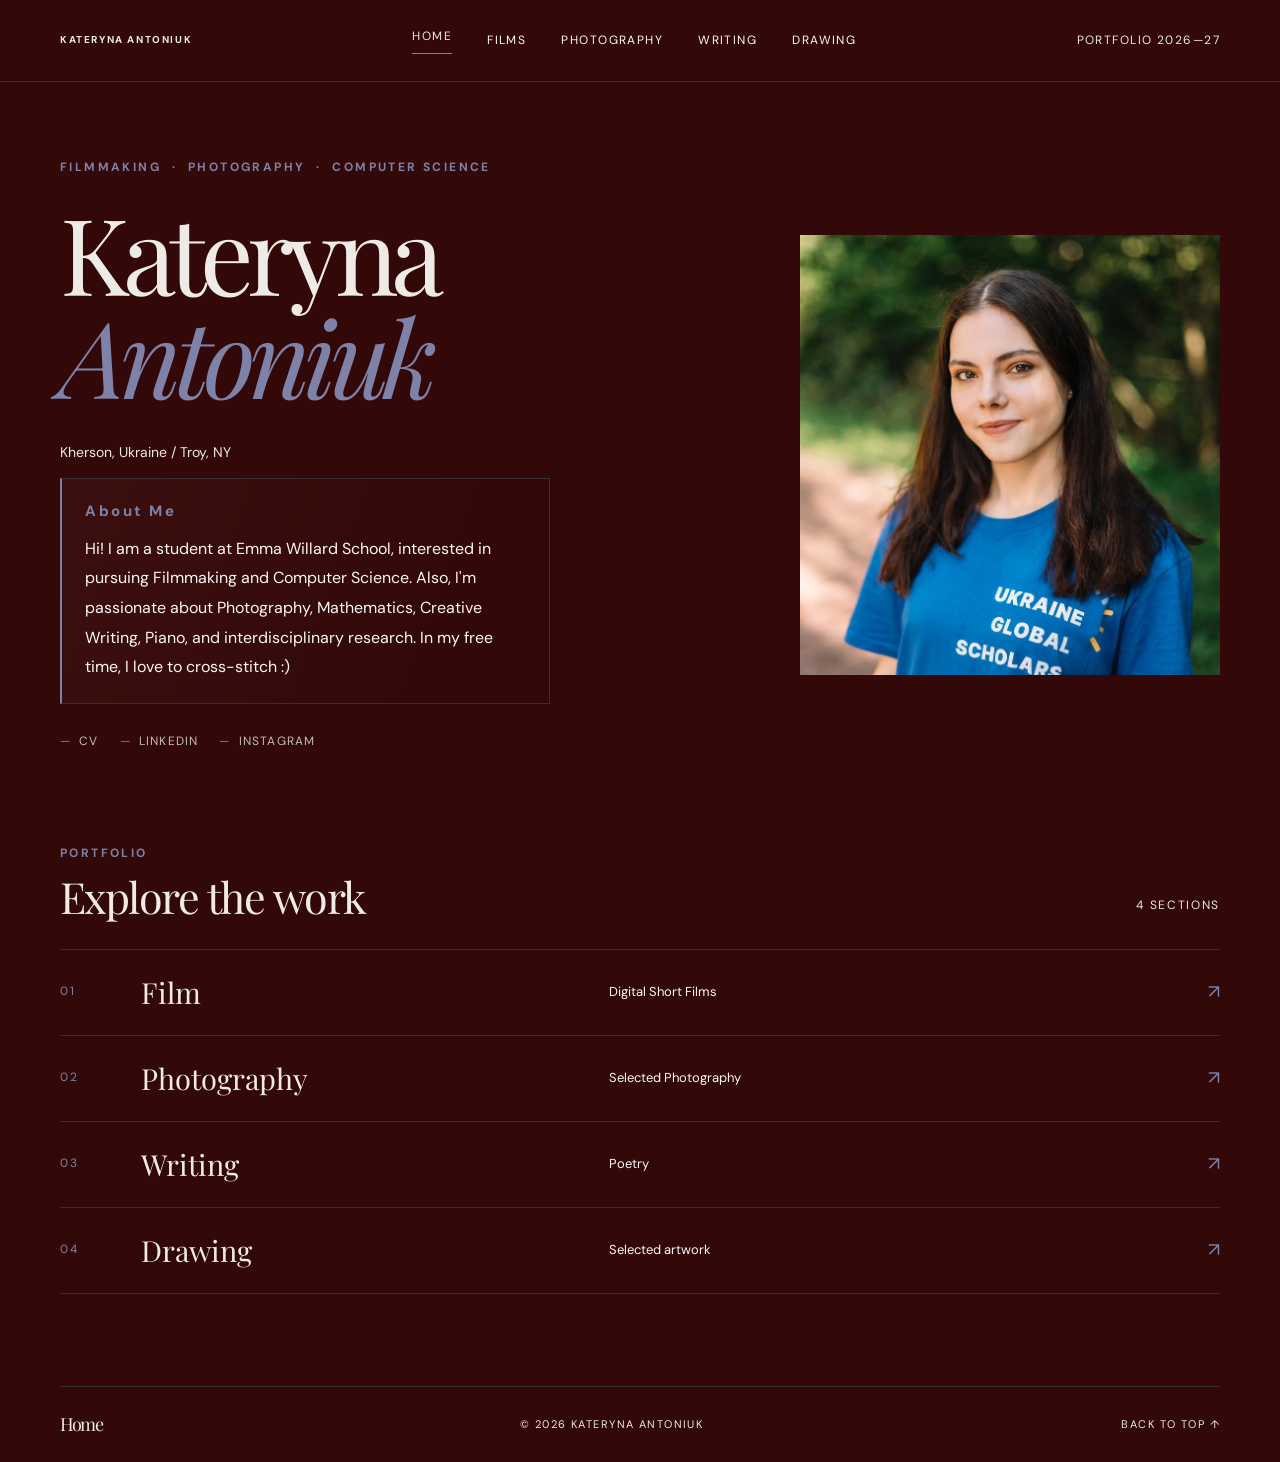
<file: index.html>
<!doctype html>
<html lang="en">
<head>
  <meta charset="utf-8">
  <meta name="viewport" content="width=device-width, initial-scale=1">
  <meta name="theme-color" content="#101012">
  <meta name="description" content="Kateryna Antoniuk Portfolio">
  <title>Kateryna Antoniuk — Portfolio</title>
  <link rel="icon" type="image/png" href="logo.png">
  <link rel="stylesheet" href="main.css">
</head>
<body>
  <header class="site-header" id="top">
    <a class="brand" href="index.html" aria-label="Kateryna Antoniuk — Home">
    <span class="brand-name">KATERYNA ANTONIUK</span>
    </a>
    <nav class="site-nav" aria-label="Main navigation">
      <a href="index.html" aria-current="page">Home</a>
      <a href="films.html">Films</a>
      <a href="photography.html">Photography</a>
      <a href="writing.html">Writing</a>
      <a href="drawing.html">Drawing</a>
    </nav>
    <span class="header-index">PORTFOLIO 2026—27</span>
  </header>
  <main>
    <section class="hero page-shell" aria-labelledby="page-title">
      <div class="hero-copy">
        <p class="eyebrow">FILMMAKING&nbsp; · &nbsp;PHOTOGRAPHY&nbsp; · &nbsp;COMPUTER SCIENCE</p>
        <h1 id="page-title">Kateryna<br><span>Antoniuk</span></h1>
        <p class="hero-location">Kherson, Ukraine / Troy, NY</p>
        <div class="intro-box">
          <p class="box-label">About Me</p>
          <p class="intro-placeholder">Hi! I am a student at Emma Willard School, interested in pursuing Filmmaking and Computer Science. Also, I'm passionate about Photography, Mathematics, Creative Writing, Piano, and interdisciplinary research. In my free time, I love to cross-stitch :)</p>
        </div>
        <div class="hero-details" aria-label="Areas of work">
          <span><a href = "KaterynaAntoniukCV.pdf">CV</a></span>
          <span><a href = "https://www.linkedin.com/in/kateryna-antoniuk-323574323">Linkedin</a></span>
          <span><a href = "https://www.instagram.com/qqvenxx/">Instagram</a></span>
        </div>
      </div>
      <figure class="portrait-wrap">
        <img class="portrait-image" src="k.jpg" alt="Me:)"></span>
        </div>
      </figure>
    </section>
    <section class="sections-section page-shell" aria-labelledby="sections-title">
      <div class="section-heading section-heading-row">
        <div>
          <p class="eyebrow">PORTFOLIO</p>
          <h2 id="sections-title">Explore the work</h2>
        </div>
        <span class="section-count">4 SECTIONS</span>
      </div>
      <div class="section-links">
        <a class="section-link" href="films.html">
          <span class="link-number">01</span>
          <span class="link-title">Film</span>
          <span class="link-description">Digital Short Films</span>
          <span class="link-arrow" aria-hidden="true">↗</span>
        </a>
        <a class="section-link" href="photography.html">
          <span class="link-number">02</span>
          <span class="link-title">Photography</span>
          <span class="link-description">Selected Photography</span>
          <span class="link-arrow" aria-hidden="true">↗</span>
        </a>
        <a class="section-link" href="writing.html">
          <span class="link-number">03</span>
          <span class="link-title">Writing</span>
          <span class="link-description">Poetry</span>
          <span class="link-arrow" aria-hidden="true">↗</span>
        </a>
        <a class="section-link" href="drawings.html">
        <span class="link-number">04</span>
        <span class="link-title">Drawing</span>
        <span class="link-description">Selected artwork</span>
        <span class="link-arrow" aria-hidden="true">↗</span>
        </a>
      </div>
    </section>
  </main>
  <footer class="site-footer page-shell">
    <a class="footer-mark" href="index.html" aria-label="Back to home">Home</a>
    <span>© 2026 KATERYNA ANTONIUK</span>
    <a class="back-to-top" href="#top" onclick="window.scrollTo({top: 0, behavior: 'smooth'}); return false;">BACK TO TOP ↑</a>
  </footer>
</body>
</html>
</file>
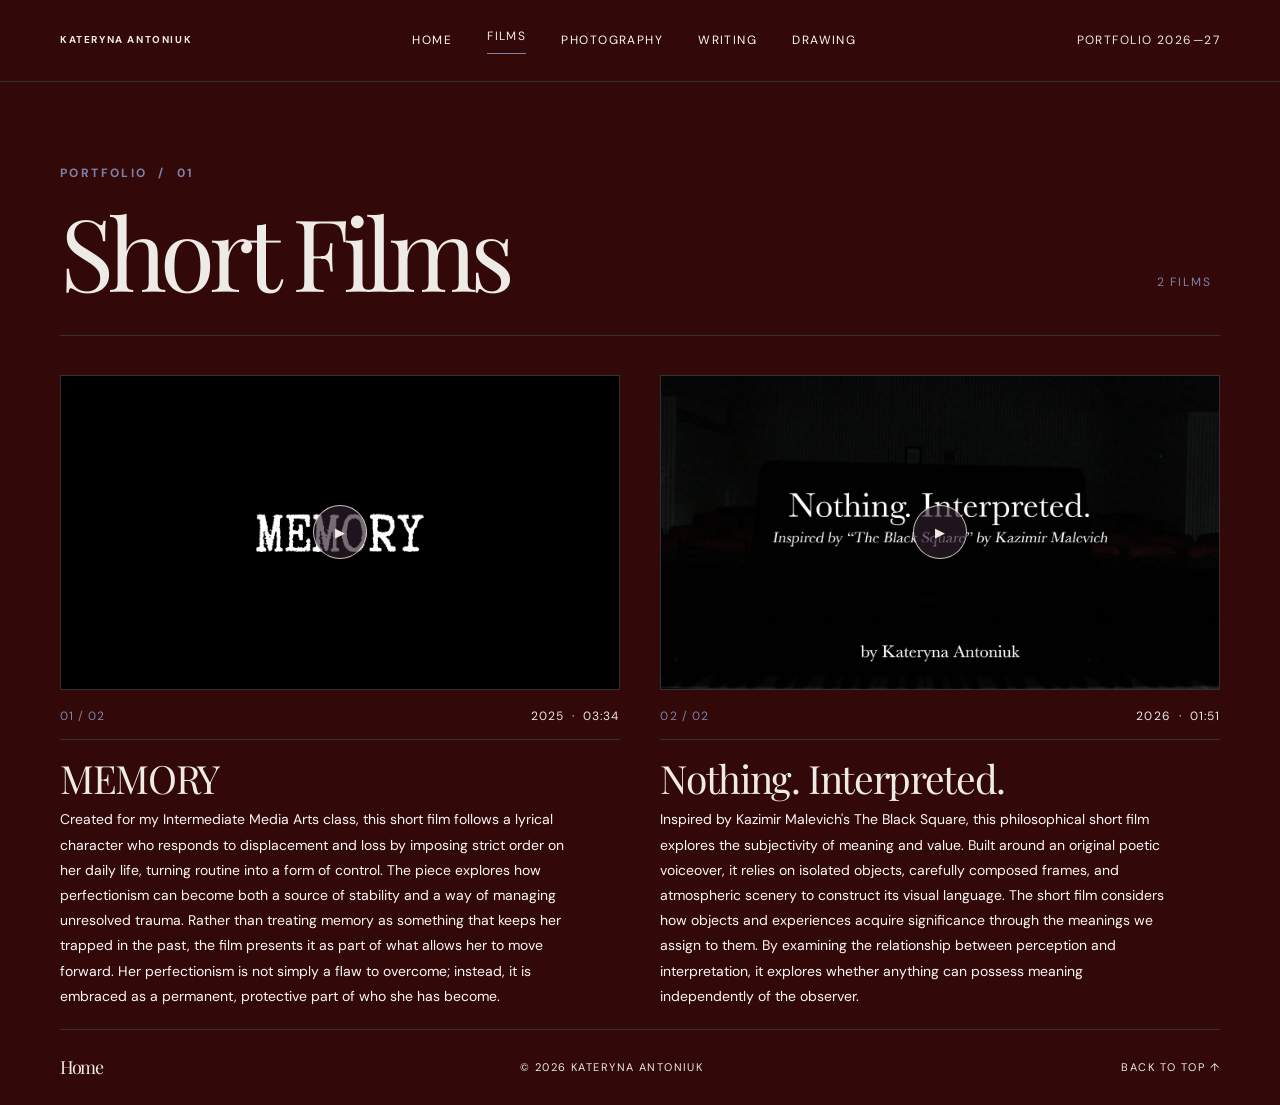
<file: films.html>
<!doctype html>
<html lang="en">
<head>
  <meta charset="utf-8">
  <meta name="viewport" content="width=device-width, initial-scale=1">
  <meta name="theme-color" content="#350908">
  <meta name="description" content="Short films by Kateryna Antoniuk.">
  <title>Films — Kateryna Antoniuk</title>
  <link rel="icon" type="image/png" href="logo.png">
  <link rel="stylesheet" href="main.css">
  <link rel="stylesheet" href="films.css">
</head>
<body>
  <header class="site-header" id="top">
    <a class="brand" href="main.html" aria-label="Kateryna Antoniuk — Home">
      <span class="brand-name">KATERYNA ANTONIUK</span>
    </a>

    <nav class="site-nav" aria-label="Main navigation">
      <a href="index.html">Home</a>
      <a href="films.html" aria-current="page">Films</a>
      <a href="photography.html">Photography</a>
      <a href="writing.html">Writing</a>
      <a href="drawing.html">Drawing</a>
    </nav>

    <span class="header-index">PORTFOLIO 2026—27</span>
  </header>

  <main>
    <section class="films-heading page-shell" aria-labelledby="films-title">
      <div>
        <p class="eyebrow">PORTFOLIO&nbsp; / &nbsp;01</p>
        <h1 id="films-title">Short Films</h1>
      </div>
      <p class="films-count"><span>2 FILMS</span></p>
    </section>

    <section class="films-grid page-shell" aria-label="Selected short films">

      <article class="film-card">
       <div class="film-preview" data-drive-src="https://drive.google.com/file/d/1SJe8ZPoMSK0VASS79VfS_fD1cgfn2Thl/preview">
    <button class="film-poster-button"
            type="button"
            aria-label="Load MEMORY film">
        <img src="film1.png"
             alt="MEMORY — film poster">
        <span class="film-poster-play" aria-hidden="true">▶</span>
    </button>
</div>

        <div class="film-caption">
          <div class="film-caption-topline">
            <span class="film-caption-number">01 / 02</span>
            <span class="film-caption-meta">2025 &nbsp;·&nbsp; 03:34</span>
          </div>
          <h2>MEMORY</h2>
          <p class="film-description">Created for my Intermediate Media Arts class, this short film follows a lyrical character who responds to displacement and loss by imposing strict order on her daily life, turning routine into a form of control. The piece explores how perfectionism can become both a source of stability and a way of managing unresolved trauma. Rather than treating memory as something that keeps her trapped in the past, the film presents it as part of what allows her to move forward. Her perfectionism is not simply a flaw to overcome; instead, it is embraced as a permanent, protective part of who she has become.</p>
        </div>
      </article>

      <article class="film-card">
        <div class="film-preview" data-drive-src="https://drive.google.com/file/d/107q5NhJ5S_qgl8604_QzgUsoo65UnmsN/preview">
    <button class="film-poster-button"
            type="button"
            aria-label="Load MEMORY film">
        <img src="film2.png"
             alt="Nothing. Interpreted. — film poster">
        <span class="film-poster-play" aria-hidden="true">▶</span>
    </button>
</div>

        <div class="film-caption">
          <div class="film-caption-topline">
            <span class="film-caption-number">02 / 02</span>
            <span class="film-caption-meta">2026 &nbsp;·&nbsp; 01:51</span>
          </div>
          <h2>Nothing. Interpreted.</h2>
          <p class="film-description">Inspired by Kazimir Malevich's The Black Square, this philosophical short film explores the subjectivity of meaning and value. Built around an original poetic voiceover, it relies on isolated objects, carefully composed frames, and atmospheric scenery to construct its visual language. The short film considers how objects and experiences acquire significance through the meanings we assign to them. By examining the relationship between perception and interpretation, it explores whether anything can possess meaning independently of the observer.</p>
        </div>
      </article>
    </section>
  </main>

  <footer class="site-footer page-shell">
    <a class="footer-mark" href="index.html" aria-label="Back to home">Home</a>
    <span>© 2026 KATERYNA ANTONIUK</span>
    <a class="back-to-top" href="#top">BACK TO TOP ↑</a>
  </footer>
  <script>
document.querySelectorAll(".film-preview[data-drive-src]").forEach(container => {

    const button = container.querySelector(".film-poster-button");

    button.addEventListener("click", () => {

        const iframe = document.createElement("iframe");

        iframe.className = "film-embed";
        iframe.src = container.dataset.driveSrc;
        iframe.title = button.getAttribute("aria-label");
        iframe.allow = "autoplay";
        iframe.allowFullscreen = true;

        container.replaceChildren(iframe);

    });

});
</script>
</body>
</html>
</file>
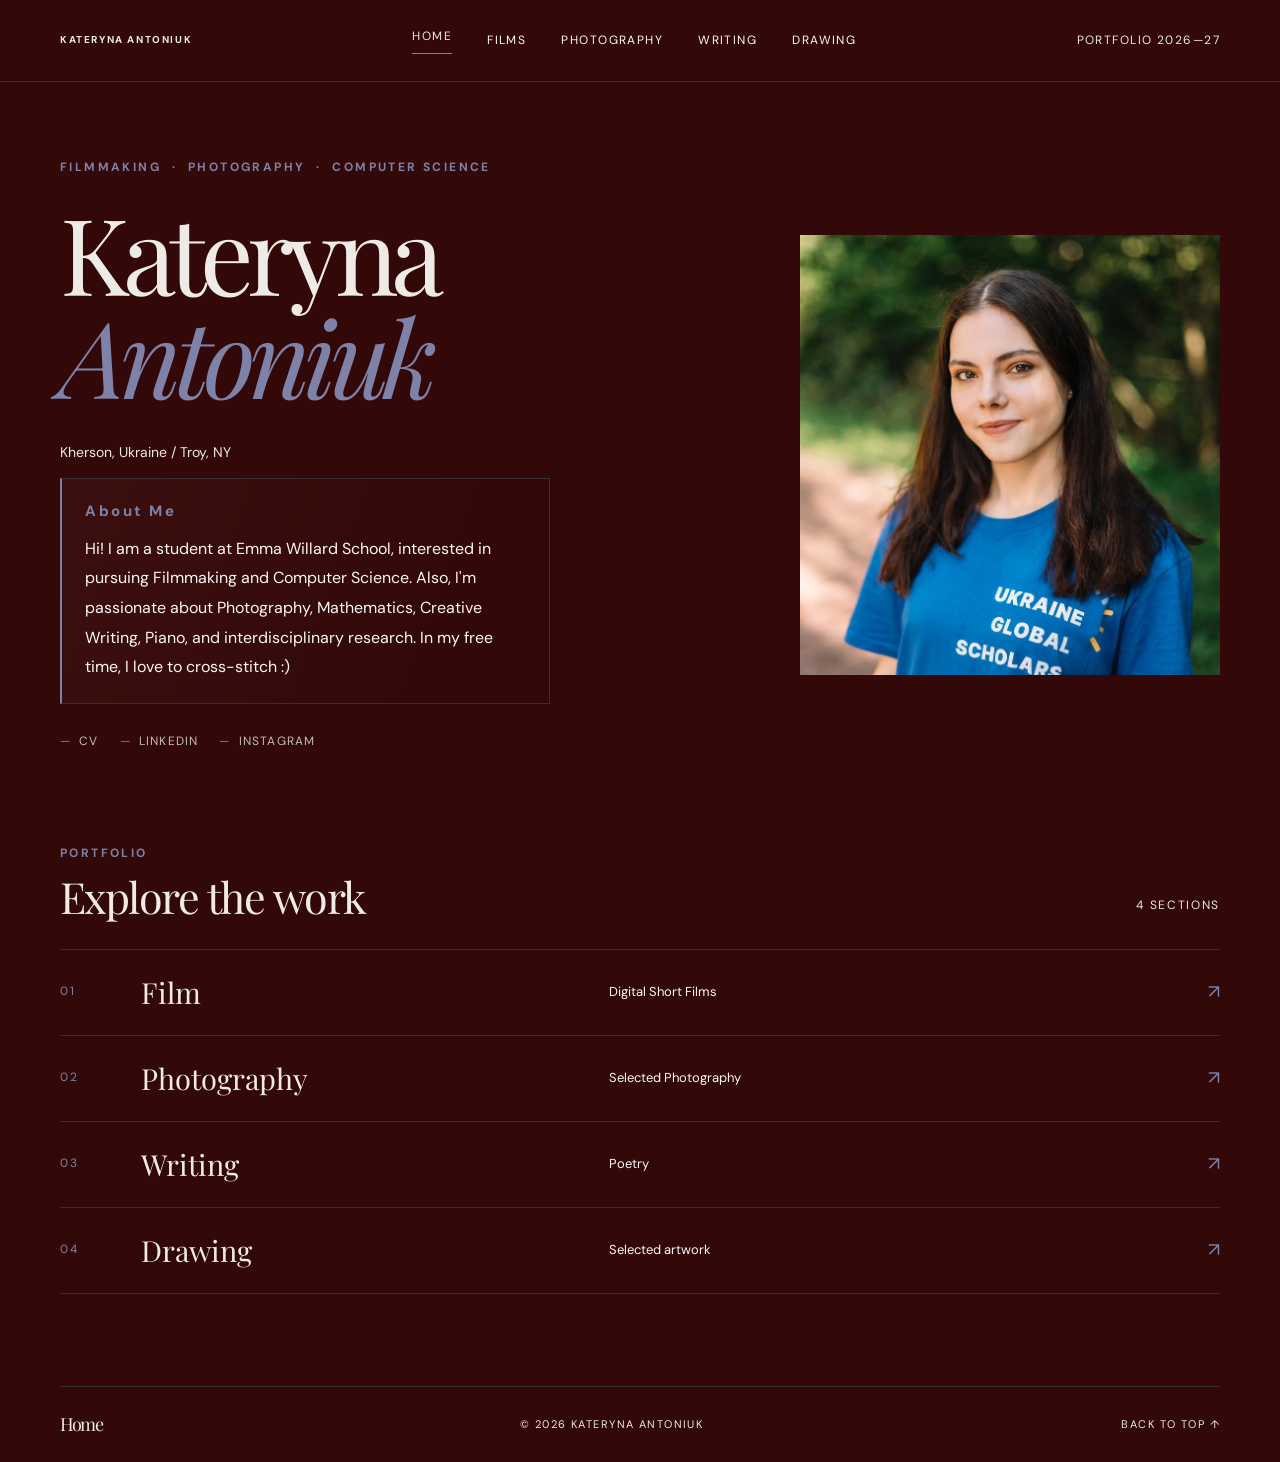
<file: main.html>
<!doctype html>
<html lang="en">
<head>
  <meta charset="utf-8">
  <meta name="viewport" content="width=device-width, initial-scale=1">
  <meta name="theme-color" content="#101012">
  <meta name="description" content="Kateryna Antoniuk Portfolio">
  <title>Kateryna Antoniuk — Portfolio</title>
  <link rel="icon" type="image/png" href="logo.png">
  <link rel="stylesheet" href="main.css">
</head>
<body>
  <header class="site-header" id="top">
    <a class="brand" href="index.html" aria-label="Kateryna Antoniuk — Home">
    <span class="brand-name">KATERYNA ANTONIUK</span>
    </a>
    <nav class="site-nav" aria-label="Main navigation">
      <a href="main.html" aria-current="page">Home</a>
      <a href="films.html">Films</a>
      <a href="photography.html">Photography</a>
      <a href="writing.html">Writing</a>
      <a href="drawing.html">Drawing</a>
    </nav>
    <span class="header-index">PORTFOLIO 2026—27</span>
  </header>
  <main>
    <section class="hero page-shell" aria-labelledby="page-title">
      <div class="hero-copy">
        <p class="eyebrow">FILMMAKING&nbsp; · &nbsp;PHOTOGRAPHY&nbsp; · &nbsp;COMPUTER SCIENCE</p>
        <h1 id="page-title">Kateryna<br><span>Antoniuk</span></h1>
        <p class="hero-location">Kherson, Ukraine / Troy, NY</p>
        <div class="intro-box">
          <p class="box-label">About Me</p>
          <p class="intro-placeholder">Hi! I am a student at Emma Willard School, interested in pursuing Filmmaking and Computer Science. Also, I'm passionate about Photography, Mathematics, Creative Writing, Piano, and interdisciplinary research. In my free time, I love to cross-stitch :)</p>
        </div>
        <div class="hero-details" aria-label="Areas of work">
          <span><a href = "KaterynaAntoniukCV.pdf">CV</a></span>
          <span><a href = "https://www.linkedin.com/in/kateryna-antoniuk-323574323">Linkedin</a></span>
          <span><a href = "https://www.instagram.com/qqvenxx/">Instagram</a></span>
        </div>
      </div>
      <figure class="portrait-wrap">
        <div class="portrait-placeholder" role="img" aria-label="Placeholder for your portrait">
          <span class="portrait-crosshair" aria-hidden="true"></span>
          <span class="portrait-note"><img class="portrait-image" src="k.jpg" alt="Me:)"></span>
        </div>
      </figure>
    </section>
    <section class="sections-section page-shell" aria-labelledby="sections-title">
      <div class="section-heading section-heading-row">
        <div>
          <p class="eyebrow">PORTFOLIO</p>
          <h2 id="sections-title">Explore the work</h2>
        </div>
        <span class="section-count">4 SECTIONS</span>
      </div>
      <div class="section-links">
        <a class="section-link" href="films.html">
          <span class="link-number">01</span>
          <span class="link-title">Film</span>
          <span class="link-description">Digital Short Films</span>
          <span class="link-arrow" aria-hidden="true">↗</span>
        </a>
        <a class="section-link" href="photography.html">
          <span class="link-number">02</span>
          <span class="link-title">Photography</span>
          <span class="link-description">Selected Photography</span>
          <span class="link-arrow" aria-hidden="true">↗</span>
        </a>
        <a class="section-link" href="writing.html">
          <span class="link-number">03</span>
          <span class="link-title">Writing</span>
          <span class="link-description">Poetry</span>
          <span class="link-arrow" aria-hidden="true">↗</span>
        </a>
        <a class="section-link" href="drawings.html">
        <span class="link-number">04</span>
        <span class="link-title">Drawing</span>
        <span class="link-description">Selected artwork</span>
        <span class="link-arrow" aria-hidden="true">↗</span>
        </a>
      </div>
    </section>
  </main>
  <footer class="site-footer page-shell">
    <a class="footer-mark" href="main.html" aria-label="Back to home">Home</a>
    <span>© 2026 KATERYNA ANTONIUK</span>
    <a class="back-to-top" href="#top" onclick="window.scrollTo({top: 0, behavior: 'smooth'}); return false;">BACK TO TOP ↑</a>
  </footer>
</body>
</html>
</file>
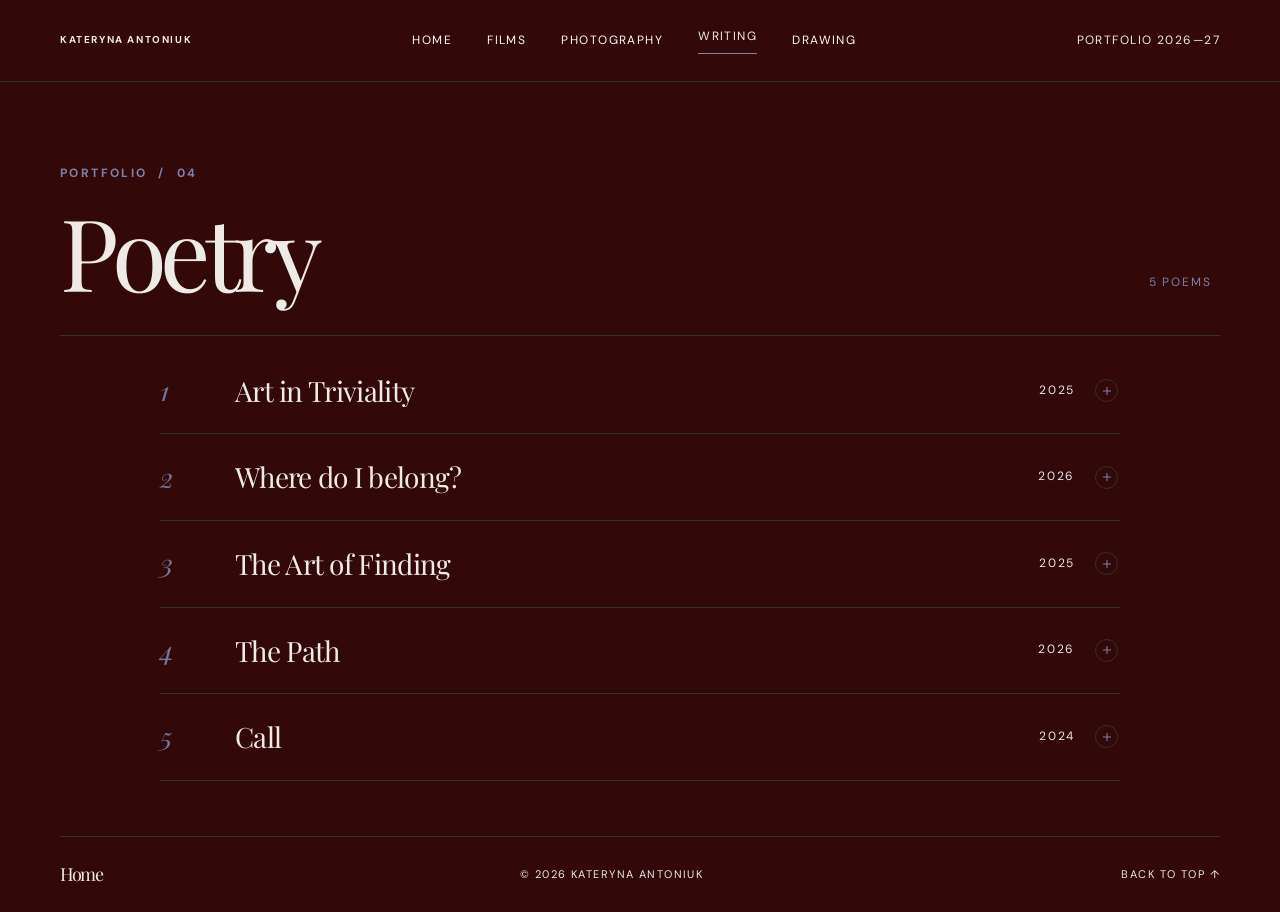
<file: writing.html>
<!doctype html>
<html lang="en">
<head>
  <meta charset="utf-8">
  <meta name="viewport" content="width=device-width, initial-scale=1">
  <meta name="theme-color" content="#301e2d">
  <meta name="description" content="Selected poetry by Kateryna Antoniuk.">
  <title>Writing — Kateryna Antoniuk</title>
  <link rel="icon" type="image/png" href="logo.png">
  <link rel="stylesheet" href="main.css">
  <link rel="stylesheet" href="writing.css">
</head>
<body>
  <header class="site-header" id="top">
    <a class="brand" href="index.html" aria-label="Kateryna Antoniuk — Home">
      <span class="brand-name">KATERYNA ANTONIUK</span>
    </a>
    <nav class="site-nav" aria-label="Main navigation">
      <a href="index.html">Home</a>
      <a href="films.html">Films</a>
      <a href="photography.html">Photography</a>
      <a href="writing.html" aria-current="page">Writing</a>
      <a href="drawings.html">Drawing</a>
    </nav>
    <span class="header-index">PORTFOLIO 2026—27</span>
  </header>
  <main>
    <section class="writing-heading page-shell" aria-labelledby="writing-title">
      <div>
        <p class="eyebrow">PORTFOLIO&nbsp; / &nbsp;04</p>
        <h1 id="writing-title">Poetry</h1>
      </div>
      <p class="writing-count"><span>5 POEMS</span></p>
    </section>
    <section class="writing-list page-shell" aria-label="Selected poems">
      <article class="poem-entry">
        <details class="poem-item">
          <summary class="poem-summary">
    <span class="poem-number">1</span>
    <span class="poem-title">Art in Triviality</span>
    <span class="poem-year">2025</span>
    <span class="poem-toggle" aria-hidden="true"></span>
</summary>
  <div class="poem-expanded">
  <div class="poem-text">Mundanity, hacked apart by the axe,
No longer a place for life's calm tracks.
Kindness, its wings now torn and frayed,
The mirror of existence left in yesterday.

They shatter—shatter—my dream in despair,
Yet all this grayness fades by the minute’s glare.
I’ve seen it all: insects, birds, and hope’s glow,
But now, it’s just me—nothing else to show.

We lose ourselves in this cruel, harsh tide,
No humans remain; they've long since died.
All—formless beings in human guise,
Wandering deserts beneath endless skies.

I was there, in a body’s fleeting shade,
Where no bounds, no fears, no pain invade.
Are feelings—the thieves of my life’s domain?
Take it all away, but let freedom remain!

I see the hacked and shattered mundane,
In its harsh reality, I remain.
My art—my truth, my soul laid bare,
And willingly, I drown in it there.</div>
          </div>
        </details>
      </article>

      <article class="poem-entry">
        <details class="poem-item">
          <summary class="poem-summary">
    <span class="poem-number">2</span>
    <span class="poem-title">
        Where do I belong?
    </span>
    <span class="poem-year">2026</span>
    <span class="poem-toggle" aria-hidden="true"></span>
</summary>
    <div class="poem-expanded">
      <div class="poem-text">How do you know where the soul finds its home? 
How do we claim what was never our own? 
I adapt to the weather, the shift of the tide, 
But places don't fill the hollow inside.

I don't even know what could occupy space— 
People? Perhaps, for a moment of grace. 
But isn't true peace meant for those who can stand 
With only themselves in a desolate land?

It's a struggle to settle, to learn a new street, 
To soften for souls that I'm destined to meet.
For why should I lean on a world that will fade? 
A ghost in the making, a debt to be paid.

If not stolen by force, it will vanish by rust, 
As time turns our altars to dust. 
Nothing remains when the cycle is through; 
The memory bleeds when the absence is true.

When it is yours, it is easy to ignore, 
When it is gone, you are begging for more. 
Is there a point to the value we give, 
When we hunger for lives that we'll never live?

I try not to touch, to keep distance my friend, 
To never start things that are destined to end. 
I'm guarding the void, the cold and the vast, 
So the silence inside doesn't deepen at last.</div>
          </div>
        </details>
      </article>
      <article class="poem-entry">
        <details class="poem-item">
          <summary class="poem-summary">
    <span class="poem-number">3</span>
    <span class="poem-title">
        The Art of Finding
    </span>
    <span class="poem-year">2025</span>
    <span class="poem-toggle" aria-hidden="true"></span>
</summary>
    <div class="poem-expanded">
      <div class="poem-text">
Making something a part of you is not a crime.
But for it to break, there is no right time.
Is there ever a "right time" for a heart to break?
How much of one's spirit can it take?

It's hard to lose; you feel you'll never find
The things, the soul, or the peace of mind.
Deep feelings weave into the very bone,
Then the heart shatters—and you are left alone.

The climb to find yourself is steep,
The pain is only yours to keep.
You cannot glue the shards back to how they were,
But try, try, and try again, do not deter.

Until the cracks align in at least a jagged line,
A rough-edged wholeness that is now yours, and fine.
All your life you'll lose; get used to the cost,
But you are the only thing that can't be truly lost.

Drowning in grief, find your own way through,
Rediscover the core, find the center of you.
We enter this world with hands empty and bare,
And leave it alone, with only silence to share.

So "the art of losing isn't hard to master",
But how will you survive it? That's the disaster.</div>
          </div>
        </details>
      </article>
      <article class="poem-entry">
        <details class="poem-item">
          <summary class="poem-summary">
    <span class="poem-number">4</span>
    <span class="poem-title">
        The Path
    </span>
    <span class="poem-year">2026</span>
    <span class="poem-toggle" aria-hidden="true"></span>
</summary>
    <div class="poem-expanded">
      <div class="poem-text">you can't have everything, they say—
yet still i reach for it every day.
and when i fall, when i don't try—
am i broken, or just… why?

my priorities are clearly known:
"dream hard—work harder"—set in stone.
in my brain, i rest in what i've done,
in my heart, i ache for more to come.

in my restraint, i watch, observe—
don't speak unless i've been conferred.
think twice before you cut too deep,
bury the wants you'd like to keep.

do not what you want, but what is right,
resist the wish with all your might.
i don't have time—my work takes whole,
it eats and echoes through my soul.

yet still i say: i'll find a way,
to steal back hours from the day.
i think twice—no, more than that,
until my thoughts compact and formulate.

but something now aligns, at last—
my wants don't feel so far surpassed.
i'm still reaching for everything, 
and for once, it feels like i might win.
</div>
          </div>
        </details>
      </article>
      <article class="poem-entry">
        <details class="poem-item">
          <summary class="poem-summary">
    <span class="poem-number">5</span>
    <span class="poem-title">
        Call
    </span>
    <span class="poem-year">2024</span>
    <span class="poem-toggle" aria-hidden="true"></span>
</summary>
    <div class="poem-expanded">
      <div class="poem-text">I write my thoughts in rhyme—,
Will they, burned, carve their way through time?
Or better this: to write, then burn,
To what end should the pages turn?

Who ever said I have the gift?
No one! No one gave my soul this lift.
Yet deep within, I felt it, clear—
I yearn to write, for it draws me near.

I write because I crave, because I can't refrain!
I care not for your thoughts or your disdain.
This is my vision, my words, my voice—
To write is my calling and my choice.</div>
          </div>
        </details>
      </article>
    </section>
  </main>
  <footer class="site-footer page-shell">
    <a class="footer-mark" href="index.html" aria-label="Back to home">Home</a>
    <span>© 2026 KATERYNA ANTONIUK</span>
    <a class="back-to-top" href="#top">BACK TO TOP ↑</a>
  </footer>
</body>
</html>
</file>
<file: main.css>
@import url('https://fonts.googleapis.com/css2?family=DM+Sans:wght@400;500;600;700&family=Playfair+Display:ital,wght@0,400;0,500;1,400;1,500&display=swap');
:root {
  color-scheme: dark;
  --background: #330808;
  --surface: #171619;
  --surface-soft: #1d1a1d;
  --text: #eeeae5;
  --muted: #faf8f7;
  --subtle: #e9e9e9;
  --line: #343034;
  --accent: #7e81a8;
  --serif: 'Playfair Display', Georgia, 'Times New Roman', serif;
  --sans: 'DM Sans', Arial, Helvetica, sans-serif;
}
* { box-sizing: border-box; }
html { scroll-behavior: smooth; }
body {
  margin: 0;
  background: var(--background);
  color: var(--text);
  font-family: var(--sans);
  font-size: 14px;
  line-height: 1.65;
}
a { color: inherit; text-decoration: none; }
.page-shell { width: min(1160px, calc(100% - 64px)); margin-inline: auto; }
.site-header {
  min-height: 82px;
  padding: 0 max(32px, calc((100vw - 1160px) / 2));
  display: flex;
  align-items: center;
  justify-content: space-between;
  gap: 30px;
  border-bottom: 1px solid var(--line);
}
.brand { display: inline-flex; align-items: center; gap: 12px; white-space: nowrap; }
.brand-mark {
  width: 35px;
  height: 35px;
  display: grid;
  place-items: center;
  border: 1px solid #696066;
  font: 17px var(--serif);
  letter-spacing: -.13em;
}
.brand-mark span { color: var(--accent); }
.brand-name { font-size: 10px; font-weight: 700; letter-spacing: .16em; }
.site-nav { display: flex; align-items: center; gap: clamp(17px, 2.8vw, 35px); }
.site-nav a, .header-index {
  color: var(--muted);
  font-size: 12px;
  letter-spacing: .12em;
  text-transform: uppercase;
  transition: color .2s ease;
}
.site-nav a:hover, .site-nav a[aria-current="page"] { color: var(--text); }
.site-nav a[aria-current="page"] { padding-bottom: 6px; border-bottom: 1px solid var(--accent); }
.header-index { color: var(--subtle); font-size: 12px; white-space: nowrap; }
.hero {
  position: relative;
  min-height: 610px;
  padding-top: 76px;
  padding-bottom: 88px;
  display: grid;
  grid-template-columns: minmax(0, 1.1fr) minmax(320px, .8fr);
  align-items: center;
  gap: clamp(48px, 8vw, 110px);
}
.hero-copy { max-width: 620px; }
.eyebrow {
  margin: 0 0 23px;
  color: var(--accent);
  font-size: 12px;
  font-weight: 700;
  letter-spacing: .2em;
  text-transform: uppercase;
}
h1, h2, h3, p { margin-top: 0; }
.hero h1 {
  margin: 0 0 34px;
  font: 400 clamp(64px, 8.3vw, 108px)/.97 var(--serif);
  letter-spacing: -.065em;
}
.hero h1 span { color: var(--accent); font-style: italic; }
.intro-box {
  max-width: 490px;
  padding: 20px 23px 21px;
  border: 1px solid var(--line);
  border-left: 2px solid var(--accent);
  background: linear-gradient(110deg, rgba(163,111,104,.07), transparent 75%);
}
.box-label {
  margin: 0 0 10px;
  color: var(--accent);
  font-size: 15px;
  font-weight: 700;
  letter-spacing: .17em;
}
.intro-placeholder { margin: 0; max-width: 430px; color: var(--muted); font-size: 16px; line-height: 1.85; }
.hero-details {
  max-width: 500px;
  margin-top: 28px;
  display: flex;
  flex-wrap: wrap;
  gap: 9px 21px;
}
.hero-details span {
  color: #c5bdb7;
  font-size: 12px;
  letter-spacing: .1em;
  text-transform: uppercase;
}
.hero-details span::before { content: '—'; margin-right: 8px; color: var(--accent); }
.portrait-wrap { width: 100%; max-width: 420px; margin: 0; justify-self: end; }
.portrait-image {
  display: block;
  width: 100%;
  aspect-ratio: 420 / 440;
  object-fit: cover;
  border: 1px solid #4a4147;
}
.portrait-placeholder {
  position: relative;
  min-height: 440px;
  overflow: hidden;
  display: flex;
  flex-direction: column;
  align-items: center;
  justify-content: center;
  gap: 9px;
  border: 1px solid #4a4147;
  background:
    linear-gradient(90deg, transparent 49.85%, rgba(177,137,130,.18) 50%, transparent 50.15%),
    linear-gradient(0deg, transparent 49.85%, rgba(177,137,130,.18) 50%, transparent 50.15%),
    radial-gradient(ellipse at 55% 42%, #33282d 0%, #1d191d 42%, #121113 78%);
}
.portrait-placeholder::before,
.portrait-placeholder::after {
  content: '';
  position: absolute;
  left: 50%;
  top: 45%;
  aspect-ratio: 1;
  border: 1px solid rgba(178,130,122,.55);
  transform: translate(-50%, -50%) rotate(45deg);
  pointer-events: none;
}
.portrait-placeholder::before { width: 60%; }
.portrait-placeholder::after { width: 39%; background: rgba(12,12,14,.35); }
.portrait-crosshair {
  position: absolute;
  left: 50%;
  top: 45%;
  width: 12px;
  height: 12px;
  border: 1px solid var(--accent);
  border-radius: 50%;
  transform: translate(-50%, -50%);
}
.portrait-label, .portrait-note, .portrait-number { position: relative; z-index: 1; }
.portrait-label { margin-top: 210px; color: #ddd2cc; font-size: 9px; letter-spacing: .2em; }
.portrait-note { color: #8c8280; font-size: 10px; }
.portrait-number { position: absolute; top: 17px; right: 18px; color: #a99c98; font-size: 9px; letter-spacing: .13em; }
.portrait-wrap figcaption {
  padding-top: 13px;
  color: var(--subtle);
  font-size: 8px;
  letter-spacing: .17em;
  text-align: right;
}
.hero-index {
  position: absolute;
  right: -31px;
  bottom: 46px;
  color: var(--subtle);
  font-size: 9px;
  letter-spacing: .18em;
  writing-mode: vertical-rl;
}
.practice-section { padding-top: 49px; padding-bottom: 76px; border-top: 1px solid var(--line); }
.section-heading { margin-bottom: 28px; }
.section-heading .eyebrow { margin-bottom: 10px; }
.section-heading h2 { margin: 0; font: 400 clamp(31px, 4vw, 43px)/1.1 var(--serif); letter-spacing: -.035em; }
.practice-grid { display: grid; grid-template-columns: repeat(4, 1fr); border-top: 1px solid var(--line); border-bottom: 1px solid var(--line); }
.practice-item { min-height: 142px; padding: 20px 19px 21px 0; }
.practice-item + .practice-item { padding-left: 22px; border-left: 1px solid var(--line); }
.item-index { color: var(--accent); font-size: 9px; letter-spacing: .16em; }
.practice-item h3 { margin: 17px 0 5px; font: 24px var(--serif); font-weight: 400; }
.practice-item p { margin: 0; color: var(--muted); font-size: 10px; line-height: 1.7; }
.sections-section { padding-top: 4px; padding-bottom: 92px; }
.section-heading-row { display: flex; align-items: end; justify-content: space-between; gap: 20px; }
.section-count { padding-bottom: 5px; color: var(--subtle); font-size: 12px; letter-spacing: .14em; }
.section-links { border-top: 1px solid var(--line); }
.section-link {
  min-height: 86px;
  display: grid;
  grid-template-columns: 65px minmax(150px, .8fr) 1fr 30px;
  align-items: center;
  gap: 16px;
  border-bottom: 1px solid var(--line);
  transition: padding .2s ease, background .2s ease;
}
.section-link:hover { padding-inline: 12px; background: #171518; }
.link-number { color: var(--accent); font-size: 12px; letter-spacing: .13em; }
.link-title { font: 29px var(--serif); }
.link-description { color: var(--muted); font-size: 13px; }
.link-arrow { justify-self: end; color: var(--accent); font-size: 19px; }
.site-footer {
  min-height: 76px;
  display: flex;
  align-items: center;
  justify-content: space-between;
  gap: 20px;
  border-top: 1px solid var(--line);
  color: var(--subtle);
  font-size: 11px;
  letter-spacing: .13em;
}
.footer-mark { color: var(--text); font: 18px var(--serif); letter-spacing: -.1em; }
.back-to-top { transition: color .2s ease; }
.back-to-top:hover { color: var(--text); }
@media (max-width: 900px) {
  .header-index { display: none; }
  .hero { grid-template-columns: minmax(0, 1fr) minmax(260px, .75fr); gap: 38px; }
  .portrait-placeholder { min-height: 380px; }
  .practice-grid { grid-template-columns: repeat(2, 1fr); }
  .practice-item:nth-child(3) { padding-left: 0; border-left: 0; border-top: 1px solid var(--line); }
  .practice-item:nth-child(4) { border-top: 1px solid var(--line); }
}
@media (max-width: 650px) {
  .page-shell { width: min(100% - 40px, 520px); }
  .site-header { min-height: auto; padding: 18px 20px; flex-wrap: wrap; gap: 16px; }
  .brand-name { font-size: 9px; }
  .site-nav { order: 3; width: 100%; justify-content: space-between; gap: 10px; }
  .site-nav a { font-size: 9px; }
  .hero { min-height: auto; padding-top: 56px; padding-bottom: 59px; grid-template-columns: 1fr; gap: 37px; }
  .hero h1 { font-size: clamp(62px, 17vw, 88px); margin-bottom: 27px; }
  .eyebrow { font-size: 8px; line-height: 1.8; }
  .portrait-wrap { width: min(100%, 390px); justify-self: center; }
  .portrait-placeholder { min-height: 390px; }
  .hero-index { right: 0; bottom: 23px; }
  .practice-section { padding-top: 36px; padding-bottom: 54px; }
  .practice-grid { grid-template-columns: 1fr 1fr; }
  .practice-item { min-height: 132px; padding-right: 10px; }
  .practice-item + .practice-item { padding-left: 13px; }
  .practice-item:nth-child(3) { padding-left: 0; }
  .practice-item h3 { font-size: 21px; }
  .section-link { min-height: 80px; grid-template-columns: 28px 1fr 25px; gap: 10px; }
  .link-title { font-size: 25px; }
  .link-description { grid-column: 2; grid-row: 2; align-self: start; margin-top: -18px; font-size: 9px; }
  .link-arrow { grid-column: 3; grid-row: 1 / span 2; }
  .sections-section { padding-bottom: 60px; }
  .site-footer { min-height: 68px; font-size: 7px; }
}
@media (prefers-reduced-motion: reduce) {
  html { scroll-behavior: auto; }
  *, *::before, *::after { transition-duration: .01ms !important; }
}
.portrait-placeholder::before,
.portrait-placeholder::after,
.portrait-wrap::before,
.portrait-wrap::after,
.portrait-crosshair {
    display: none !important;
    content: none !important;
}
.portrait-placeholder {
    border: none !important;
    outline: none !important;
    box-shadow: none !important;
    background: transparent !important;
}
.portrait-image {
    display: block;
    width: 100%;
    height: 100%;
    object-fit: cover;
    border: none;
    outline: none;
    box-shadow: none;
}
</file>
<file: films.css>
.films-heading {
  display: flex;
  align-items: end;
  justify-content: space-between;
  gap: 28px;
  padding-top: 82px;
  padding-bottom: 35px;
  border-bottom: 1px solid var(--line);
}

.films-heading .eyebrow {
  margin-bottom: 18px;
}

.films-heading h1 {
  margin: 0;
  color: var(--text);
  font: 400 clamp(58px, 8vw, 100px)/.98 var(--serif);
  letter-spacing: -.065em;
}

.films-heading h1 span {
  color: var(--accent);
  font-style: italic;
}

.films-intro {
  margin: 19px 0 0;
  color: var(--muted);
  font-size: 12px;
  letter-spacing: .025em;
}

.films-count {
  flex: 0 0 auto;
  margin: 0 0 7px;
  color: var(--subtle);
  font-size: 12px;
  letter-spacing: .16em;
}

.films-count span {
  margin-right: 8px;
  color: var(--accent);
}

.films-grid {
  display: grid;
  grid-template-columns: repeat(2, minmax(0, 1fr));
  gap: clamp(22px, 3.2vw, 42px);
  padding-top: 39px;
  padding-bottom: 20px;
}

.film-card {
  min-width: 0;
}

.film-preview {
  position: relative;
  overflow: hidden;
  isolation: isolate;
  width: 100%;
  aspect-ratio: 16 / 9;
  border: 1px solid var(--line);
  background-color: var(--surface, #21151b);
  transition: border-color .3s ease;
}

.film-card:hover .film-preview {
  border-color: var(--accent);
}

.film-preview-one {
  background:
    radial-gradient(ellipse at 62% 43%, rgba(137, 112, 132, .25), transparent 38%),
    linear-gradient(135deg, #3c1720 0%, #24121c 48%, #130d15 100%);
}

.film-preview-two {
  background:
    linear-gradient(115deg, transparent 0 39%, rgba(133, 133, 173, .13) 39.2% 40%, transparent 40.2%),
    radial-gradient(ellipse at 29% 76%, rgba(133, 91, 91, .24), transparent 38%),
    linear-gradient(135deg, #21121a 0%, #3a171a 52%, #170d14 100%);
}

.film-grid-overlay {
  position: absolute;
  inset: 5%;
  border: 1px solid rgba(241, 233, 226, .19);
  pointer-events: none;
}

.film-grid-overlay::before,
.film-grid-overlay::after {
  position: absolute;
  content: "";
  background: rgba(241, 233, 226, .13);
}

.film-grid-overlay::before {
  top: 0;
  bottom: 0;
  left: 50%;
  width: 1px;
}

.film-grid-overlay::after {
  left: 0;
  right: 0;
  top: 50%;
  height: 1px;
}

.film-corner {
  position: absolute;
  z-index: 2;
  width: 23px;
  height: 23px;
  border-color: var(--accent);
  border-style: solid;
  pointer-events: none;
}

.film-corner-top {
  top: 10%;
  left: 8%;
  border-width: 1px 0 0 1px;
}

.film-corner-bottom {
  right: 8%;
  bottom: 10%;
  border-width: 0 1px 1px 0;
}

.film-index,
.film-frame-note {
  position: absolute;
  z-index: 2;
  color: rgba(241, 233, 226, .72);
  font-size: 8px;
  letter-spacing: .16em;
}

.film-index {
  top: 13%;
  left: 11%;
}

.film-frame-note {
  right: 11%;
  bottom: 13%;
  color: rgba(241, 233, 226, .55);
}

.film-placeholder-content {
  position: absolute;
  z-index: 2;
  inset: 0;
  display: flex;
  flex-direction: column;
  align-items: center;
  justify-content: center;
  gap: 10px;
  padding: 24px;
  text-align: center;
}

.film-placeholder-title {
  color: rgba(241, 233, 226, .88);
  font: 400 clamp(17px, 2.25vw, 27px)/1.2 var(--serif);
  letter-spacing: .09em;
}

.film-placeholder-instruction {
  color: var(--accent);
  font-size: 8px;
  letter-spacing: .2em;
}

.film-play-mark {
  position: absolute;
  z-index: 3;
  top: 66%;
  left: 50%;
  display: grid;
  width: 43px;
  height: 43px;
  place-items: center;
  border: 1px solid rgba(241, 233, 226, .58);
  border-radius: 50%;
  background: rgba(17, 9, 14, .28);
  transform: translate(-50%, -50%);
  transition: background .25s ease, transform .25s ease;
}

.film-play-mark span {
  width: 0;
  height: 0;
  margin-left: 3px;
  border-top: 5px solid transparent;
  border-bottom: 5px solid transparent;
  border-left: 7px solid #f1e9e2;
}

.film-card:hover .film-play-mark {
  background: var(--accent);
  transform: translate(-50%, -50%) scale(1.06);
}

.film-caption {
  padding-top: 17px;
}

.film-caption-topline {
  display: flex;
  align-items: center;
  justify-content: space-between;
  gap: 14px;
  padding-bottom: 13px;
  border-bottom: 1px solid var(--line);
  color: var(--subtle);
  font-size: 8px;
  letter-spacing: .13em;
}

.film-caption-number {
  color: var(--accent);
}

.film-caption h2 {
  margin: 17px 0 8px;
  color: var(--text);
  font: 400 clamp(28px, 3.5vw, 39px)/1.08 var(--serif);
  letter-spacing: -.035em;
}

.film-description {
  max-width: 510px;
  margin: 0;
  color: var(--muted);
  font-size: 12px;
  line-height: 1.8;
}

.film-credits {
  margin: 18px 0 0;
  color: var(--muted);
  font-size: 9px;
  line-height: 1.7;
}

.film-credits span {
  margin-right: 9px;
  color: var(--accent);
  font-size: 8px;
  letter-spacing: .14em;
}

.film-embed {
    position: absolute;
    inset: 0;
    display: block;
    width: 100%;
    height: 100%;
    border: 0;
    background: #09070a;
}

@media (max-width: 760px) {
  .films-heading {
    padding-top: 58px;
    padding-bottom: 26px;
  }

  .films-heading h1 {
    font-size: clamp(57px, 13vw, 82px);
  }

  .films-grid {
    grid-template-columns: 1fr;
    gap: 42px;
    padding-top: 26px;
    padding-bottom: 68px;
  }

  .film-placeholder-title {
    font-size: clamp(18px, 5vw, 27px);
  }
}

@media (max-width: 420px) {
  .films-heading {
    align-items: flex-start;
  }

  .films-count {
    margin-top: 7px;
    font-size: 7px;
  }

  .film-caption-topline {
    font-size: 12px;
  }
}
  .film-caption-number {
    font-size: 12px;
  }
  .film-caption-meta{
    font-size: 12px;
  }
  .film-poster-button {
    position: absolute;
    inset: 0;
    width: 100%;
    height: 100%;
    padding: 0;
    border: none;
    cursor: pointer;
    background: #301E2D;
    overflow: hidden;
}

.film-poster-button img {
    display: block;
    width: 100%;
    height: 100%;
    object-fit: cover;
    transition: transform 0.5s ease, opacity 0.5s ease;
}

.film-poster-button:hover img {
    transform: scale(1.025);
    opacity: 0.8;
}

.film-poster-play {
    position: absolute;
    top: 50%;
    left: 50%;
    display: grid;
    place-items: center;
    width: 54px;
    height: 54px;
    border: 1px solid rgba(241, 233, 226, .8);
    border-radius: 50%;
    color: #F1E9E2;
    background: rgba(48, 30, 45, .65);
    transform: translate(-50%, -50%);
}

.film-poster-button:focus-visible {
    outline: 2px solid var(--accent);
    outline-offset: -4px;
}
.film-description{
  font-size: 14px;
}
</file>
<file: writing.css>
.writing-heading {
  display: flex;
  align-items: end;
  justify-content: space-between;
  gap: 28px;
  padding-top: 82px;
  padding-bottom: 35px;
  border-bottom: 1px solid var(--line);
}
.writing-heading .eyebrow {
  margin-bottom: 18px;
}
.writing-heading h1 {
  margin: 0;
  color: var(--text);
  font: 400 clamp(58px, 8vw, 100px)/.98 var(--serif);
  letter-spacing: -.065em;
}
.writing-heading h1 span {
  color: var(--accent);
  font-style: italic;
}
.writing-count {
  flex: 0 0 auto;
  margin: 0 0 7px;
  color: var(--subtle);
  font-size: 12px;
  letter-spacing: .16em;
}
.writing-count span {
  margin-right: 8px;
  color: var(--accent);
}
.writing-list {
  max-width: 960px;
  padding-top: 12px;
  padding-bottom: 55px;
}
.poem-entry {
  border-bottom: 1px solid var(--line);
}
.poem-item {
  display: block;
}
.poem-summary {
  display: grid;
  grid-template-columns: 55px minmax(0, 1fr) 65px 25px;
  align-items: center;
  gap: 20px;
  padding: 26px 0;
  cursor: pointer;
  list-style: none;
}
.poem-summary::-webkit-details-marker {
  display: none;
}
.poem-summary::marker {
  content: "";
}
.poem-number {
  color: var(--accent);
  font: italic 27px/1 var(--serif);
  opacity: .9;
}
.poem-title {
  min-width: 0;
  color: var(--text);
  font: 400 28px/1.2 var(--serif);
  letter-spacing: -.025em;
  white-space: nowrap;
  overflow: hidden;
  text-overflow: ellipsis;
  transition: color .25s ease;
}
.poem-summary:hover .poem-title {
  color: var(--accent);
}
.poem-year {
  color: var(--subtle);
  font-size: 12px;
  letter-spacing: .14em;
  text-align: right;
}
.poem-toggle {
  position: relative;
  width: 23px;
  height: 23px;
  border: 1px solid var(--line);
  border-radius: 50%;
  transition:
    background .25s ease,
    border-color .25s ease;
}
.poem-toggle::before,
.poem-toggle::after {
  position: absolute;
  top: 50%;
  left: 50%;
  width: 8px;
  height: 1px;
  content: "";
  background: var(--accent);
  transform: translate(-50%, -50%);
  transition: opacity .2s ease, transform .2s ease;
}
.poem-toggle::after {
  transform: translate(-50%, -50%) rotate(90deg);
}
.poem-item[open] .poem-toggle {
  border-color: var(--accent);
}
.poem-item[open] .poem-toggle::after {
  opacity: 0;
}
.poem-expanded {
  padding: 0 45px 35px 75px;
}
.poem-text {
  max-width: 650px;
  color: var(--muted);
  font: 400 16px/2 var(--serif);
  white-space: pre-wrap;
  overflow-wrap: break-word;
}
.poem-summary:focus-visible {
  outline: 1px solid var(--accent);
  outline-offset: 5px;
}
@media (max-width: 760px) {
  .writing-heading {
    padding-top: 58px;
    padding-bottom: 26px;
  }
  .writing-heading h1 {
    font-size: clamp(57px, 13vw, 82px);
  }
  .poem-summary {
    grid-template-columns: 40px minmax(0, 1fr) 45px 22px;
    gap: 12px;
    padding: 23px 0;
  }
  .poem-number {
    font-size: 23px;
  }
  .poem-title {
    font-size: 23px;
  }
  .poem-expanded {
    padding: 0 34px 28px 52px;
  }
  .poem-text {
    font-size: 16px;
    line-height: 1.9;
  }
}
@media (max-width: 420px) {
  .writing-heading {
    align-items: flex-start;
  }
  .writing-count {
    margin-top: 7px;
    font-size: 7px;
  }
  .poem-summary {
    grid-template-columns: 29px minmax(0, 1fr) 34px 20px;
    gap: 9px;
    padding: 21px 0;
  }
  .poem-number {
    font-size: 19px;
  }
  .poem-title {
    font-size: 20px;
  }
  .poem-year {
    font-size: 7px;
  }
  .poem-toggle {
    width: 19px;
    height: 19px;
  }
  .poem-expanded {
    padding: 0 5px 25px 38px;
  }
}
</file>
